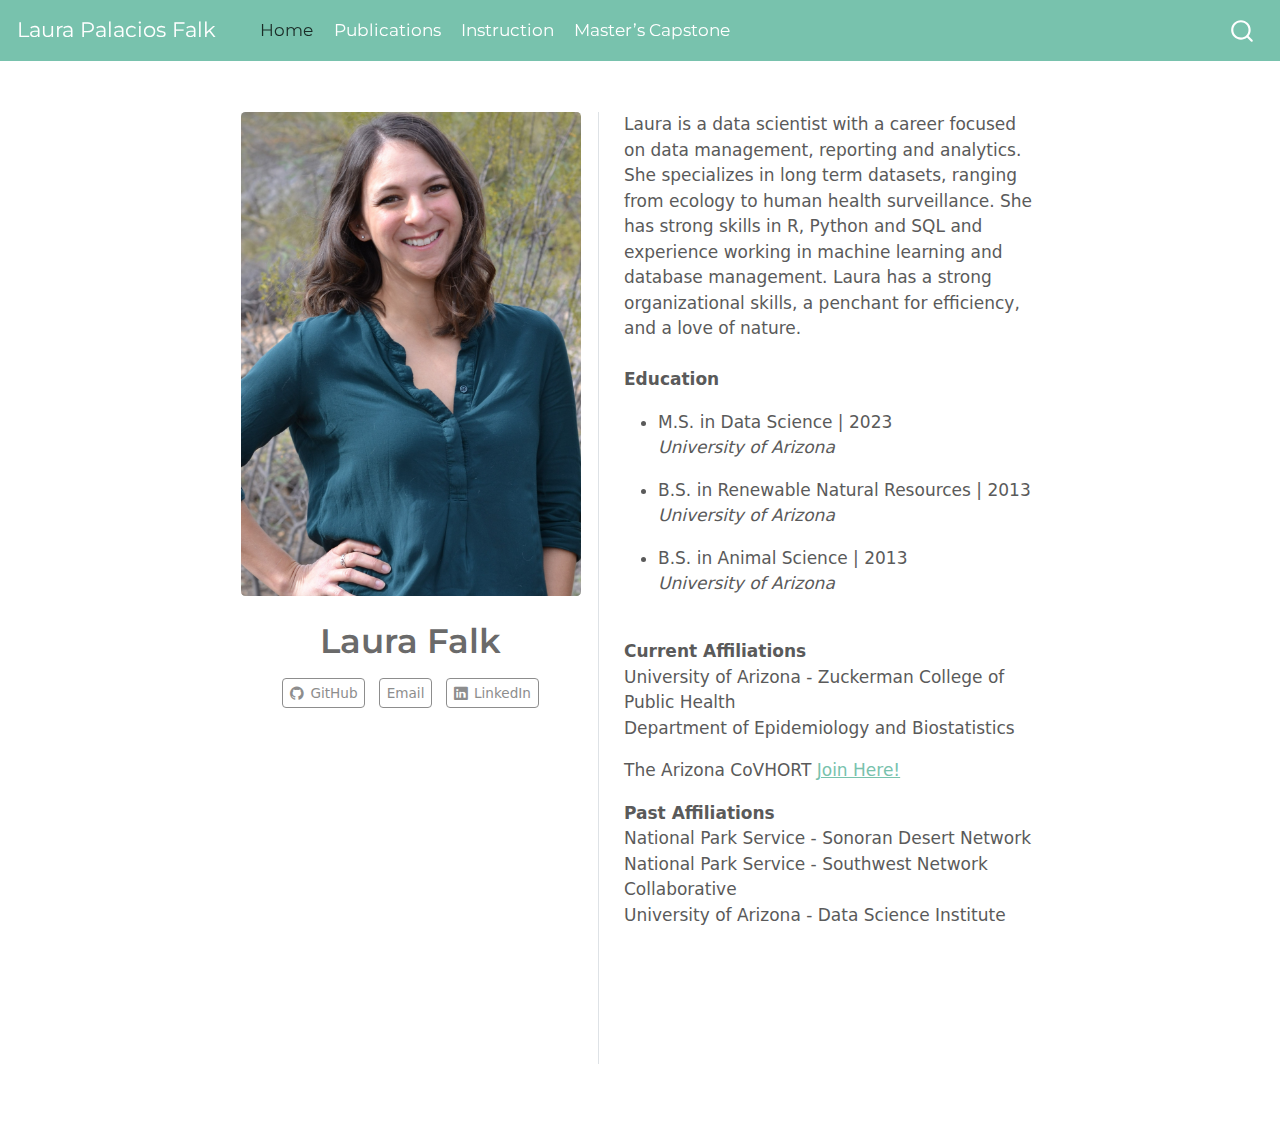
<file: docs/index.html>
<!DOCTYPE html>
<html xmlns="http://www.w3.org/1999/xhtml" lang="en" xml:lang="en"><head>

<meta charset="utf-8">
<meta name="generator" content="quarto-1.3.353">

<meta name="viewport" content="width=device-width, initial-scale=1.0, user-scalable=yes">


<title>Laura Palacios Falk - Laura Falk</title>
<style>
code{white-space: pre-wrap;}
span.smallcaps{font-variant: small-caps;}
div.columns{display: flex; gap: min(4vw, 1.5em);}
div.column{flex: auto; overflow-x: auto;}
div.hanging-indent{margin-left: 1.5em; text-indent: -1.5em;}
ul.task-list{list-style: none;}
ul.task-list li input[type="checkbox"] {
  width: 0.8em;
  margin: 0 0.8em 0.2em -1em; /* quarto-specific, see https://github.com/quarto-dev/quarto-cli/issues/4556 */ 
  vertical-align: middle;
}
</style>


<script src="site_libs/quarto-nav/quarto-nav.js"></script>
<script src="site_libs/quarto-nav/headroom.min.js"></script>
<script src="site_libs/clipboard/clipboard.min.js"></script>
<script src="site_libs/quarto-search/autocomplete.umd.js"></script>
<script src="site_libs/quarto-search/fuse.min.js"></script>
<script src="site_libs/quarto-search/quarto-search.js"></script>
<meta name="quarto:offset" content="./">
<script src="site_libs/quarto-html/quarto.js"></script>
<script src="site_libs/quarto-html/popper.min.js"></script>
<script src="site_libs/quarto-html/tippy.umd.min.js"></script>
<link href="site_libs/quarto-html/tippy.css" rel="stylesheet">
<link href="site_libs/quarto-html/quarto-syntax-highlighting.css" rel="stylesheet" id="quarto-text-highlighting-styles">
<script src="site_libs/bootstrap/bootstrap.min.js"></script>
<link href="site_libs/bootstrap/bootstrap-icons.css" rel="stylesheet">
<link href="site_libs/bootstrap/bootstrap.min.css" rel="stylesheet" id="quarto-bootstrap" data-mode="light">
<script id="quarto-search-options" type="application/json">{
  "location": "navbar",
  "copy-button": false,
  "collapse-after": 3,
  "panel-placement": "end",
  "type": "overlay",
  "limit": 20,
  "language": {
    "search-no-results-text": "No results",
    "search-matching-documents-text": "matching documents",
    "search-copy-link-title": "Copy link to search",
    "search-hide-matches-text": "Hide additional matches",
    "search-more-match-text": "more match in this document",
    "search-more-matches-text": "more matches in this document",
    "search-clear-button-title": "Clear",
    "search-detached-cancel-button-title": "Cancel",
    "search-submit-button-title": "Submit"
  }
}</script>


<link rel="stylesheet" href="styles.css">
</head>

<body class="nav-fixed fullcontent">

<div id="quarto-search-results"></div>
  <header id="quarto-header" class="headroom fixed-top">
    <nav class="navbar navbar-expand-lg navbar-dark ">
      <div class="navbar-container container-fluid">
      <div class="navbar-brand-container">
    <a class="navbar-brand" href="./index.html">
    <span class="navbar-title">Laura Palacios Falk</span>
    </a>
  </div>
            <div id="quarto-search" class="" title="Search"></div>
          <button class="navbar-toggler" type="button" data-bs-toggle="collapse" data-bs-target="#navbarCollapse" aria-controls="navbarCollapse" aria-expanded="false" aria-label="Toggle navigation" onclick="if (window.quartoToggleHeadroom) { window.quartoToggleHeadroom(); }">
  <span class="navbar-toggler-icon"></span>
</button>
          <div class="collapse navbar-collapse" id="navbarCollapse">
            <ul class="navbar-nav navbar-nav-scroll me-auto">
  <li class="nav-item">
    <a class="nav-link active" href="./index.html" rel="" target="" aria-current="page">
 <span class="menu-text">Home</span></a>
  </li>  
  <li class="nav-item">
    <a class="nav-link" href="./publications.html" rel="" target="">
 <span class="menu-text">Publications</span></a>
  </li>  
  <li class="nav-item">
    <a class="nav-link" href="./Instruction.html" rel="" target="">
 <span class="menu-text">Instruction</span></a>
  </li>  
  <li class="nav-item">
    <a class="nav-link" href="./SantaCruzPredictions.html" rel="" target="">
 <span class="menu-text">Master’s Capstone</span></a>
  </li>  
</ul>
            <div class="quarto-navbar-tools ms-auto">
</div>
          </div> <!-- /navcollapse -->
      </div> <!-- /container-fluid -->
    </nav>
</header>
<!-- content -->
<div id="quarto-content" class="quarto-container page-columns page-rows-contents page-layout-article page-navbar">
<!-- sidebar -->
<!-- margin-sidebar -->
    
<!-- main -->
<div class="quarto-about-trestles">
  <div class="about-entity">
    <img src="LauraPFalk.jpg" class="about-image
  rounded " style="width: 20em;">
<header id="title-block-header" class="quarto-title-block default">
<div class="quarto-title">
<h1 class="title">Laura Falk</h1>
</div>
<div class="quarto-title-meta">
  </div>
</header>
    <div class="about-links">
  <a href="https://github.com/laurafalk" class="about-link" rel="" target="">
    <i class="bi bi-github"></i>
     <span class="about-link-text">GitHub</span>
  </a>
  <a href="mailto:palacila@arizona.edu" class="about-link" rel="" target="">
     <span class="about-link-text">Email</span>
  </a>
  <a href="https://www.linkedin.com/in/lfalk126" class="about-link" rel="" target="">
    <i class="bi bi-linkedin"></i>
     <span class="about-link-text">LinkedIn</span>
  </a>
</div>
  </div>
  <div class="about-contents"><main class="content" id="quarto-document-content">
<p>Laura is a data scientist with a career focused on data management, reporting and analytics. She specializes in long term datasets, ranging from ecology to human health surveillance. She has strong skills in R, Python and SQL and experience working in machine learning and database management. Laura has a strong organizational skills, a penchant for efficiency, and a love of nature.<br>
<br> <strong>Education</strong></p>
<ul>
<li><p>M.S. in Data Science | 2023<br> <em>University of Arizona</em></p></li>
<li><p>B.S. in Renewable Natural Resources | 2013 <br> <em>University of Arizona</em></p></li>
<li><p>B.S. in Animal Science | 2013 <br><em>University of Arizona</em></p></li>
</ul>
<p><br> <strong>Current Affiliations</strong><br> University of Arizona - Zuckerman College of Public Health<br> Department of Epidemiology and Biostatistics</p>
<p>The Arizona CoVHORT <a href="https://covhort.arizona.edu/join">Join Here!</a></p>
<p><strong>Past Affiliations</strong> <br> National Park Service - Sonoran Desert Network <br> National Park Service - Southwest Network Collaborative <br> University of Arizona - Data Science Institute <br> <br> <br> <span style="color:#FFFFFF;">Tags: Tucson, Lower Santa Cruz River, E. coli, Escherichia coli, COVID, Covid-19 </span></p>


</main></div>
</div>
 <!-- /main -->
<script id="quarto-html-after-body" type="application/javascript">
window.document.addEventListener("DOMContentLoaded", function (event) {
  const toggleBodyColorMode = (bsSheetEl) => {
    const mode = bsSheetEl.getAttribute("data-mode");
    const bodyEl = window.document.querySelector("body");
    if (mode === "dark") {
      bodyEl.classList.add("quarto-dark");
      bodyEl.classList.remove("quarto-light");
    } else {
      bodyEl.classList.add("quarto-light");
      bodyEl.classList.remove("quarto-dark");
    }
  }
  const toggleBodyColorPrimary = () => {
    const bsSheetEl = window.document.querySelector("link#quarto-bootstrap");
    if (bsSheetEl) {
      toggleBodyColorMode(bsSheetEl);
    }
  }
  toggleBodyColorPrimary();  
  const isCodeAnnotation = (el) => {
    for (const clz of el.classList) {
      if (clz.startsWith('code-annotation-')) {                     
        return true;
      }
    }
    return false;
  }
  const clipboard = new window.ClipboardJS('.code-copy-button', {
    text: function(trigger) {
      const codeEl = trigger.previousElementSibling.cloneNode(true);
      for (const childEl of codeEl.children) {
        if (isCodeAnnotation(childEl)) {
          childEl.remove();
        }
      }
      return codeEl.innerText;
    }
  });
  clipboard.on('success', function(e) {
    // button target
    const button = e.trigger;
    // don't keep focus
    button.blur();
    // flash "checked"
    button.classList.add('code-copy-button-checked');
    var currentTitle = button.getAttribute("title");
    button.setAttribute("title", "Copied!");
    let tooltip;
    if (window.bootstrap) {
      button.setAttribute("data-bs-toggle", "tooltip");
      button.setAttribute("data-bs-placement", "left");
      button.setAttribute("data-bs-title", "Copied!");
      tooltip = new bootstrap.Tooltip(button, 
        { trigger: "manual", 
          customClass: "code-copy-button-tooltip",
          offset: [0, -8]});
      tooltip.show();    
    }
    setTimeout(function() {
      if (tooltip) {
        tooltip.hide();
        button.removeAttribute("data-bs-title");
        button.removeAttribute("data-bs-toggle");
        button.removeAttribute("data-bs-placement");
      }
      button.setAttribute("title", currentTitle);
      button.classList.remove('code-copy-button-checked');
    }, 1000);
    // clear code selection
    e.clearSelection();
  });
  function tippyHover(el, contentFn) {
    const config = {
      allowHTML: true,
      content: contentFn,
      maxWidth: 500,
      delay: 100,
      arrow: false,
      appendTo: function(el) {
          return el.parentElement;
      },
      interactive: true,
      interactiveBorder: 10,
      theme: 'quarto',
      placement: 'bottom-start'
    };
    window.tippy(el, config); 
  }
  const noterefs = window.document.querySelectorAll('a[role="doc-noteref"]');
  for (var i=0; i<noterefs.length; i++) {
    const ref = noterefs[i];
    tippyHover(ref, function() {
      // use id or data attribute instead here
      let href = ref.getAttribute('data-footnote-href') || ref.getAttribute('href');
      try { href = new URL(href).hash; } catch {}
      const id = href.replace(/^#\/?/, "");
      const note = window.document.getElementById(id);
      return note.innerHTML;
    });
  }
      let selectedAnnoteEl;
      const selectorForAnnotation = ( cell, annotation) => {
        let cellAttr = 'data-code-cell="' + cell + '"';
        let lineAttr = 'data-code-annotation="' +  annotation + '"';
        const selector = 'span[' + cellAttr + '][' + lineAttr + ']';
        return selector;
      }
      const selectCodeLines = (annoteEl) => {
        const doc = window.document;
        const targetCell = annoteEl.getAttribute("data-target-cell");
        const targetAnnotation = annoteEl.getAttribute("data-target-annotation");
        const annoteSpan = window.document.querySelector(selectorForAnnotation(targetCell, targetAnnotation));
        const lines = annoteSpan.getAttribute("data-code-lines").split(",");
        const lineIds = lines.map((line) => {
          return targetCell + "-" + line;
        })
        let top = null;
        let height = null;
        let parent = null;
        if (lineIds.length > 0) {
            //compute the position of the single el (top and bottom and make a div)
            const el = window.document.getElementById(lineIds[0]);
            top = el.offsetTop;
            height = el.offsetHeight;
            parent = el.parentElement.parentElement;
          if (lineIds.length > 1) {
            const lastEl = window.document.getElementById(lineIds[lineIds.length - 1]);
            const bottom = lastEl.offsetTop + lastEl.offsetHeight;
            height = bottom - top;
          }
          if (top !== null && height !== null && parent !== null) {
            // cook up a div (if necessary) and position it 
            let div = window.document.getElementById("code-annotation-line-highlight");
            if (div === null) {
              div = window.document.createElement("div");
              div.setAttribute("id", "code-annotation-line-highlight");
              div.style.position = 'absolute';
              parent.appendChild(div);
            }
            div.style.top = top - 2 + "px";
            div.style.height = height + 4 + "px";
            let gutterDiv = window.document.getElementById("code-annotation-line-highlight-gutter");
            if (gutterDiv === null) {
              gutterDiv = window.document.createElement("div");
              gutterDiv.setAttribute("id", "code-annotation-line-highlight-gutter");
              gutterDiv.style.position = 'absolute';
              const codeCell = window.document.getElementById(targetCell);
              const gutter = codeCell.querySelector('.code-annotation-gutter');
              gutter.appendChild(gutterDiv);
            }
            gutterDiv.style.top = top - 2 + "px";
            gutterDiv.style.height = height + 4 + "px";
          }
          selectedAnnoteEl = annoteEl;
        }
      };
      const unselectCodeLines = () => {
        const elementsIds = ["code-annotation-line-highlight", "code-annotation-line-highlight-gutter"];
        elementsIds.forEach((elId) => {
          const div = window.document.getElementById(elId);
          if (div) {
            div.remove();
          }
        });
        selectedAnnoteEl = undefined;
      };
      // Attach click handler to the DT
      const annoteDls = window.document.querySelectorAll('dt[data-target-cell]');
      for (const annoteDlNode of annoteDls) {
        annoteDlNode.addEventListener('click', (event) => {
          const clickedEl = event.target;
          if (clickedEl !== selectedAnnoteEl) {
            unselectCodeLines();
            const activeEl = window.document.querySelector('dt[data-target-cell].code-annotation-active');
            if (activeEl) {
              activeEl.classList.remove('code-annotation-active');
            }
            selectCodeLines(clickedEl);
            clickedEl.classList.add('code-annotation-active');
          } else {
            // Unselect the line
            unselectCodeLines();
            clickedEl.classList.remove('code-annotation-active');
          }
        });
      }
  const findCites = (el) => {
    const parentEl = el.parentElement;
    if (parentEl) {
      const cites = parentEl.dataset.cites;
      if (cites) {
        return {
          el,
          cites: cites.split(' ')
        };
      } else {
        return findCites(el.parentElement)
      }
    } else {
      return undefined;
    }
  };
  var bibliorefs = window.document.querySelectorAll('a[role="doc-biblioref"]');
  for (var i=0; i<bibliorefs.length; i++) {
    const ref = bibliorefs[i];
    const citeInfo = findCites(ref);
    if (citeInfo) {
      tippyHover(citeInfo.el, function() {
        var popup = window.document.createElement('div');
        citeInfo.cites.forEach(function(cite) {
          var citeDiv = window.document.createElement('div');
          citeDiv.classList.add('hanging-indent');
          citeDiv.classList.add('csl-entry');
          var biblioDiv = window.document.getElementById('ref-' + cite);
          if (biblioDiv) {
            citeDiv.innerHTML = biblioDiv.innerHTML;
          }
          popup.appendChild(citeDiv);
        });
        return popup.innerHTML;
      });
    }
  }
});
</script>
</div> <!-- /content -->



</body></html>
</file>
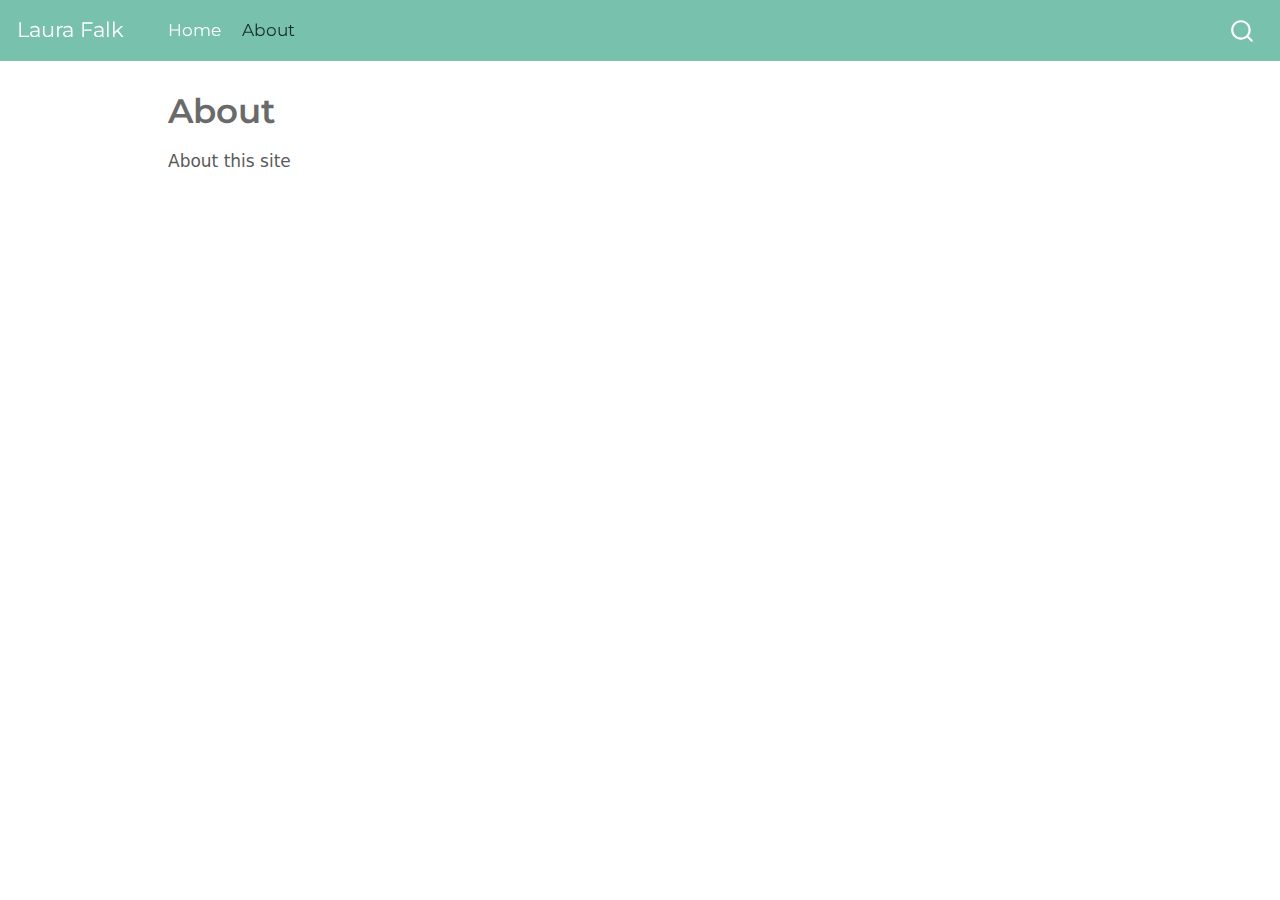
<file: docs/about.html>
<!DOCTYPE html>
<html xmlns="http://www.w3.org/1999/xhtml" lang="en" xml:lang="en"><head>

<meta charset="utf-8">
<meta name="generator" content="quarto-1.1.189">

<meta name="viewport" content="width=device-width, initial-scale=1.0, user-scalable=yes">


<title>Laura Falk - About</title>
<style>
code{white-space: pre-wrap;}
span.smallcaps{font-variant: small-caps;}
div.columns{display: flex; gap: min(4vw, 1.5em);}
div.column{flex: auto; overflow-x: auto;}
div.hanging-indent{margin-left: 1.5em; text-indent: -1.5em;}
ul.task-list{list-style: none;}
ul.task-list li input[type="checkbox"] {
  width: 0.8em;
  margin: 0 0.8em 0.2em -1.6em;
  vertical-align: middle;
}
</style>


<script src="site_libs/quarto-nav/quarto-nav.js"></script>
<script src="site_libs/quarto-nav/headroom.min.js"></script>
<script src="site_libs/clipboard/clipboard.min.js"></script>
<script src="site_libs/quarto-search/autocomplete.umd.js"></script>
<script src="site_libs/quarto-search/fuse.min.js"></script>
<script src="site_libs/quarto-search/quarto-search.js"></script>
<meta name="quarto:offset" content="./">
<script src="site_libs/quarto-html/quarto.js"></script>
<script src="site_libs/quarto-html/popper.min.js"></script>
<script src="site_libs/quarto-html/tippy.umd.min.js"></script>
<script src="site_libs/quarto-html/anchor.min.js"></script>
<link href="site_libs/quarto-html/tippy.css" rel="stylesheet">
<link href="site_libs/quarto-html/quarto-syntax-highlighting.css" rel="stylesheet" id="quarto-text-highlighting-styles">
<script src="site_libs/bootstrap/bootstrap.min.js"></script>
<link href="site_libs/bootstrap/bootstrap-icons.css" rel="stylesheet">
<link href="site_libs/bootstrap/bootstrap.min.css" rel="stylesheet" id="quarto-bootstrap" data-mode="light">
<script id="quarto-search-options" type="application/json">{
  "location": "navbar",
  "copy-button": false,
  "collapse-after": 3,
  "panel-placement": "end",
  "type": "overlay",
  "limit": 20,
  "language": {
    "search-no-results-text": "No results",
    "search-matching-documents-text": "matching documents",
    "search-copy-link-title": "Copy link to search",
    "search-hide-matches-text": "Hide additional matches",
    "search-more-match-text": "more match in this document",
    "search-more-matches-text": "more matches in this document",
    "search-clear-button-title": "Clear",
    "search-detached-cancel-button-title": "Cancel",
    "search-submit-button-title": "Submit"
  }
}</script>


<link rel="stylesheet" href="styles.css">
</head>

<body class="nav-fixed">

<div id="quarto-search-results"></div>
  <header id="quarto-header" class="headroom fixed-top">
    <nav class="navbar navbar-expand-lg navbar-dark ">
      <div class="navbar-container container-fluid">
      <div class="navbar-brand-container">
    <a class="navbar-brand" href="./index.html">
    <span class="navbar-title">Laura Falk</span>
    </a>
  </div>
          <button class="navbar-toggler" type="button" data-bs-toggle="collapse" data-bs-target="#navbarCollapse" aria-controls="navbarCollapse" aria-expanded="false" aria-label="Toggle navigation" onclick="if (window.quartoToggleHeadroom) { window.quartoToggleHeadroom(); }">
  <span class="navbar-toggler-icon"></span>
</button>
          <div class="collapse navbar-collapse" id="navbarCollapse">
            <ul class="navbar-nav navbar-nav-scroll me-auto">
  <li class="nav-item">
    <a class="nav-link" href="./index.html">Home</a>
  </li>  
  <li class="nav-item">
    <a class="nav-link active" href="./about.html" aria-current="page">About</a>
  </li>  
</ul>
              <div id="quarto-search" class="" title="Search"></div>
          </div> <!-- /navcollapse -->
      </div> <!-- /container-fluid -->
    </nav>
</header>
<!-- content -->
<div id="quarto-content" class="quarto-container page-columns page-rows-contents page-layout-article page-navbar">
<!-- sidebar -->
<!-- margin-sidebar -->
    <div id="quarto-margin-sidebar" class="sidebar margin-sidebar">
        
    </div>
<!-- main -->
<main class="content" id="quarto-document-content">

<header id="title-block-header" class="quarto-title-block default">
<div class="quarto-title">
<h1 class="title">About</h1>
</div>



<div class="quarto-title-meta">

    
    
  </div>
  

</header>

<p>About this site</p>



</main> <!-- /main -->
<script id="quarto-html-after-body" type="application/javascript">
window.document.addEventListener("DOMContentLoaded", function (event) {
  const toggleBodyColorMode = (bsSheetEl) => {
    const mode = bsSheetEl.getAttribute("data-mode");
    const bodyEl = window.document.querySelector("body");
    if (mode === "dark") {
      bodyEl.classList.add("quarto-dark");
      bodyEl.classList.remove("quarto-light");
    } else {
      bodyEl.classList.add("quarto-light");
      bodyEl.classList.remove("quarto-dark");
    }
  }
  const toggleBodyColorPrimary = () => {
    const bsSheetEl = window.document.querySelector("link#quarto-bootstrap");
    if (bsSheetEl) {
      toggleBodyColorMode(bsSheetEl);
    }
  }
  toggleBodyColorPrimary();  
  const icon = "";
  const anchorJS = new window.AnchorJS();
  anchorJS.options = {
    placement: 'right',
    icon: icon
  };
  anchorJS.add('.anchored');
  const clipboard = new window.ClipboardJS('.code-copy-button', {
    target: function(trigger) {
      return trigger.previousElementSibling;
    }
  });
  clipboard.on('success', function(e) {
    // button target
    const button = e.trigger;
    // don't keep focus
    button.blur();
    // flash "checked"
    button.classList.add('code-copy-button-checked');
    var currentTitle = button.getAttribute("title");
    button.setAttribute("title", "Copied!");
    setTimeout(function() {
      button.setAttribute("title", currentTitle);
      button.classList.remove('code-copy-button-checked');
    }, 1000);
    // clear code selection
    e.clearSelection();
  });
  function tippyHover(el, contentFn) {
    const config = {
      allowHTML: true,
      content: contentFn,
      maxWidth: 500,
      delay: 100,
      arrow: false,
      appendTo: function(el) {
          return el.parentElement;
      },
      interactive: true,
      interactiveBorder: 10,
      theme: 'quarto',
      placement: 'bottom-start'
    };
    window.tippy(el, config); 
  }
  const noterefs = window.document.querySelectorAll('a[role="doc-noteref"]');
  for (var i=0; i<noterefs.length; i++) {
    const ref = noterefs[i];
    tippyHover(ref, function() {
      // use id or data attribute instead here
      let href = ref.getAttribute('data-footnote-href') || ref.getAttribute('href');
      try { href = new URL(href).hash; } catch {}
      const id = href.replace(/^#\/?/, "");
      const note = window.document.getElementById(id);
      return note.innerHTML;
    });
  }
  var bibliorefs = window.document.querySelectorAll('a[role="doc-biblioref"]');
  for (var i=0; i<bibliorefs.length; i++) {
    const ref = bibliorefs[i];
    const cites = ref.parentNode.getAttribute('data-cites').split(' ');
    tippyHover(ref, function() {
      var popup = window.document.createElement('div');
      cites.forEach(function(cite) {
        var citeDiv = window.document.createElement('div');
        citeDiv.classList.add('hanging-indent');
        citeDiv.classList.add('csl-entry');
        var biblioDiv = window.document.getElementById('ref-' + cite);
        if (biblioDiv) {
          citeDiv.innerHTML = biblioDiv.innerHTML;
        }
        popup.appendChild(citeDiv);
      });
      return popup.innerHTML;
    });
  }
});
</script>
</div> <!-- /content -->



</body></html>
</file>
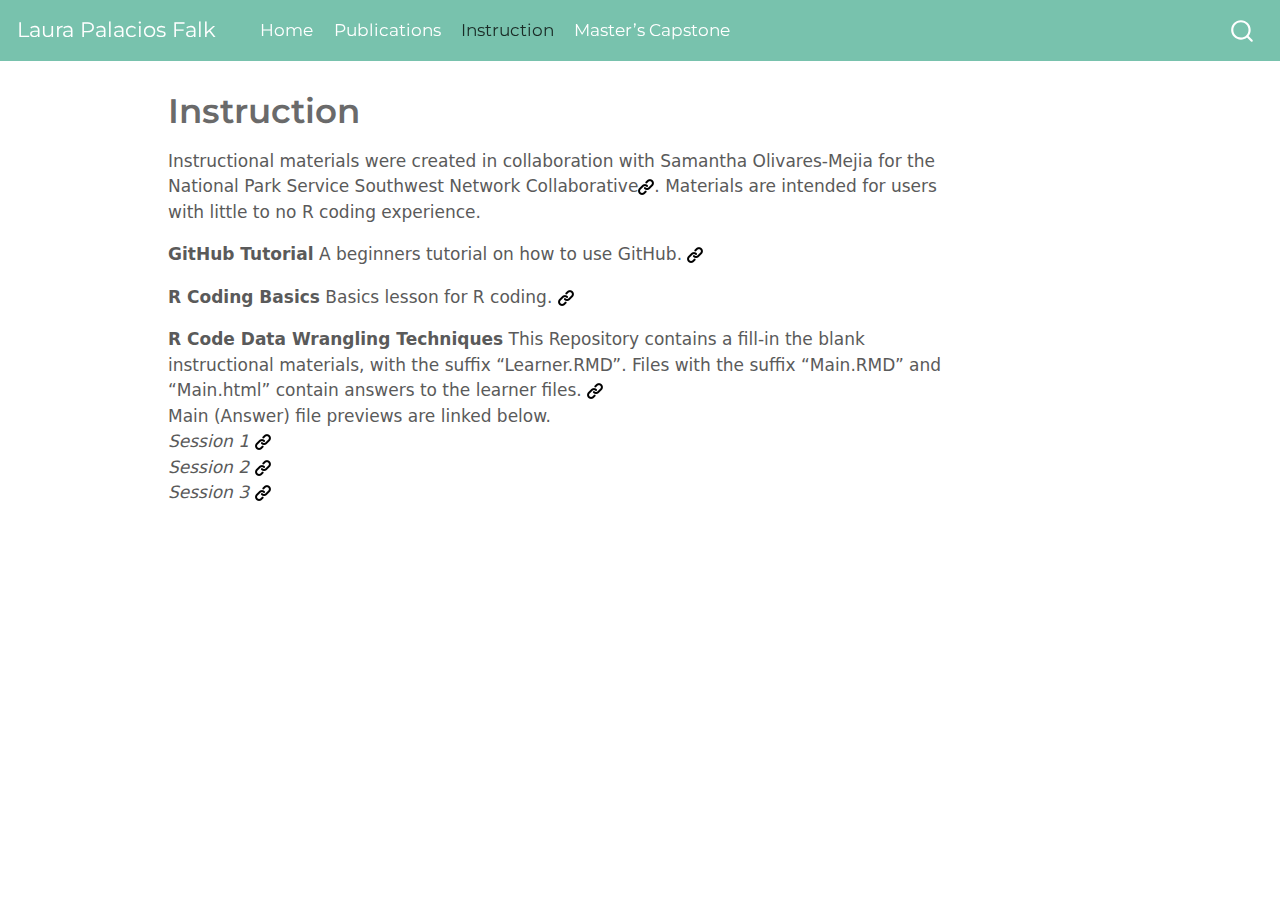
<file: docs/Instruction.html>
<!DOCTYPE html>
<html xmlns="http://www.w3.org/1999/xhtml" lang="en" xml:lang="en"><head>

<meta charset="utf-8">
<meta name="generator" content="quarto-1.1.189">

<meta name="viewport" content="width=device-width, initial-scale=1.0, user-scalable=yes">


<title>Laura Palacios Falk - Instruction</title>
<style>
code{white-space: pre-wrap;}
span.smallcaps{font-variant: small-caps;}
div.columns{display: flex; gap: min(4vw, 1.5em);}
div.column{flex: auto; overflow-x: auto;}
div.hanging-indent{margin-left: 1.5em; text-indent: -1.5em;}
ul.task-list{list-style: none;}
ul.task-list li input[type="checkbox"] {
  width: 0.8em;
  margin: 0 0.8em 0.2em -1.6em;
  vertical-align: middle;
}
</style>


<script src="site_libs/quarto-nav/quarto-nav.js"></script>
<script src="site_libs/quarto-nav/headroom.min.js"></script>
<script src="site_libs/clipboard/clipboard.min.js"></script>
<script src="site_libs/quarto-search/autocomplete.umd.js"></script>
<script src="site_libs/quarto-search/fuse.min.js"></script>
<script src="site_libs/quarto-search/quarto-search.js"></script>
<meta name="quarto:offset" content="./">
<script src="site_libs/quarto-html/quarto.js"></script>
<script src="site_libs/quarto-html/popper.min.js"></script>
<script src="site_libs/quarto-html/tippy.umd.min.js"></script>
<script src="site_libs/quarto-html/anchor.min.js"></script>
<link href="site_libs/quarto-html/tippy.css" rel="stylesheet">
<link href="site_libs/quarto-html/quarto-syntax-highlighting.css" rel="stylesheet" id="quarto-text-highlighting-styles">
<script src="site_libs/bootstrap/bootstrap.min.js"></script>
<link href="site_libs/bootstrap/bootstrap-icons.css" rel="stylesheet">
<link href="site_libs/bootstrap/bootstrap.min.css" rel="stylesheet" id="quarto-bootstrap" data-mode="light">
<script id="quarto-search-options" type="application/json">{
  "location": "navbar",
  "copy-button": false,
  "collapse-after": 3,
  "panel-placement": "end",
  "type": "overlay",
  "limit": 20,
  "language": {
    "search-no-results-text": "No results",
    "search-matching-documents-text": "matching documents",
    "search-copy-link-title": "Copy link to search",
    "search-hide-matches-text": "Hide additional matches",
    "search-more-match-text": "more match in this document",
    "search-more-matches-text": "more matches in this document",
    "search-clear-button-title": "Clear",
    "search-detached-cancel-button-title": "Cancel",
    "search-submit-button-title": "Submit"
  }
}</script>


<link rel="stylesheet" href="styles.css">
</head>

<body class="nav-fixed">

<div id="quarto-search-results"></div>
  <header id="quarto-header" class="headroom fixed-top">
    <nav class="navbar navbar-expand-lg navbar-dark ">
      <div class="navbar-container container-fluid">
      <div class="navbar-brand-container">
    <a class="navbar-brand" href="./index.html">
    <span class="navbar-title">Laura Palacios Falk</span>
    </a>
  </div>
          <button class="navbar-toggler" type="button" data-bs-toggle="collapse" data-bs-target="#navbarCollapse" aria-controls="navbarCollapse" aria-expanded="false" aria-label="Toggle navigation" onclick="if (window.quartoToggleHeadroom) { window.quartoToggleHeadroom(); }">
  <span class="navbar-toggler-icon"></span>
</button>
          <div class="collapse navbar-collapse" id="navbarCollapse">
            <ul class="navbar-nav navbar-nav-scroll me-auto">
  <li class="nav-item">
    <a class="nav-link" href="./index.html">Home</a>
  </li>  
  <li class="nav-item">
    <a class="nav-link" href="./publications.html">Publications</a>
  </li>  
  <li class="nav-item">
    <a class="nav-link active" href="./Instruction.html" aria-current="page">Instruction</a>
  </li>  
  <li class="nav-item">
    <a class="nav-link" href="./SantaCruzPredictions.html">Master’s Capstone</a>
  </li>  
</ul>
              <div id="quarto-search" class="" title="Search"></div>
          </div> <!-- /navcollapse -->
      </div> <!-- /container-fluid -->
    </nav>
</header>
<!-- content -->
<div id="quarto-content" class="quarto-container page-columns page-rows-contents page-layout-article page-navbar">
<!-- sidebar -->
<!-- margin-sidebar -->
    <div id="quarto-margin-sidebar" class="sidebar margin-sidebar">
        
    </div>
<!-- main -->
<main class="content" id="quarto-document-content">

<header id="title-block-header" class="quarto-title-block default">
<div class="quarto-title">
<h1 class="title">Instruction</h1>
</div>



<div class="quarto-title-meta">

    
    
  </div>
  

</header>

<p>Instructional materials were created in collaboration with Samantha Olivares-Mejia for the National Park Service Southwest Network Collaborative<a href="https://www.nps.gov/im/chdn/swnc.htm"><img src="Link.png" class="img-fluid" alt="Hyperlink"></a>. Materials are intended for users with little to no R coding experience.</p>
<p><strong>GitHub Tutorial</strong> A beginners tutorial on how to use GitHub. <a href="https://htmlpreview.github.io/?https://github.com/sam-olivares-mejia/SWNC_2_Learning_Github/blob/main/Github_Basics.html"><img src="Link.png" class="img-fluid" alt="Hyperlink"></a></p>
<p><strong>R Coding Basics</strong> Basics lesson for R coding. <a href="https://htmlpreview.github.io/?https://github.com/LauraFalk/R_Teaching/blob/main/Week_1_Basics.html"><img src="Link.png" class="img-fluid" alt="Hyperlink"></a></p>
<p><strong>R Code Data Wrangling Techniques</strong> This Repository contains a fill-in the blank instructional materials, with the suffix “Learner.RMD”. Files with the suffix “Main.RMD” and “Main.html” contain answers to the learner files. <a href="https://github.com/LauraFalk/SWNC_3_Data_Wrangling"><img src="Link.png" class="img-fluid" alt="Hyperlink"></a><br> Main (Answer) file previews are linked below. <br> <em>Session 1</em> <a href="https://htmlpreview.github.io/?https://github.com/LauraFalk/SWNC_3_Data_Wrangling/blob/main/Data_Wrangling_Main.html"><img src="Link.png" class="img-fluid" alt="Hyperlink"></a> <br> <em>Session 2</em> <a href="https://htmlpreview.github.io/?https://github.com/LauraFalk/SWNC_3_Data_Wrangling/blob/main/Data_Wrangling2_Main.Rmd"><img src="Link.png" class="img-fluid" alt="Hyperlink"></a> <br> <em>Session 3</em> <a href="https://htmlpreview.github.io/?https://github.com/LauraFalk/SWNC_3_Data_Wrangling/blob/main/Data_Wrangling3_Main.htmll"><img src="Link.png" class="img-fluid" alt="Hyperlink"></a></p>



</main> <!-- /main -->
<script id="quarto-html-after-body" type="application/javascript">
window.document.addEventListener("DOMContentLoaded", function (event) {
  const toggleBodyColorMode = (bsSheetEl) => {
    const mode = bsSheetEl.getAttribute("data-mode");
    const bodyEl = window.document.querySelector("body");
    if (mode === "dark") {
      bodyEl.classList.add("quarto-dark");
      bodyEl.classList.remove("quarto-light");
    } else {
      bodyEl.classList.add("quarto-light");
      bodyEl.classList.remove("quarto-dark");
    }
  }
  const toggleBodyColorPrimary = () => {
    const bsSheetEl = window.document.querySelector("link#quarto-bootstrap");
    if (bsSheetEl) {
      toggleBodyColorMode(bsSheetEl);
    }
  }
  toggleBodyColorPrimary();  
  const icon = "";
  const anchorJS = new window.AnchorJS();
  anchorJS.options = {
    placement: 'right',
    icon: icon
  };
  anchorJS.add('.anchored');
  const clipboard = new window.ClipboardJS('.code-copy-button', {
    target: function(trigger) {
      return trigger.previousElementSibling;
    }
  });
  clipboard.on('success', function(e) {
    // button target
    const button = e.trigger;
    // don't keep focus
    button.blur();
    // flash "checked"
    button.classList.add('code-copy-button-checked');
    var currentTitle = button.getAttribute("title");
    button.setAttribute("title", "Copied!");
    setTimeout(function() {
      button.setAttribute("title", currentTitle);
      button.classList.remove('code-copy-button-checked');
    }, 1000);
    // clear code selection
    e.clearSelection();
  });
  function tippyHover(el, contentFn) {
    const config = {
      allowHTML: true,
      content: contentFn,
      maxWidth: 500,
      delay: 100,
      arrow: false,
      appendTo: function(el) {
          return el.parentElement;
      },
      interactive: true,
      interactiveBorder: 10,
      theme: 'quarto',
      placement: 'bottom-start'
    };
    window.tippy(el, config); 
  }
  const noterefs = window.document.querySelectorAll('a[role="doc-noteref"]');
  for (var i=0; i<noterefs.length; i++) {
    const ref = noterefs[i];
    tippyHover(ref, function() {
      // use id or data attribute instead here
      let href = ref.getAttribute('data-footnote-href') || ref.getAttribute('href');
      try { href = new URL(href).hash; } catch {}
      const id = href.replace(/^#\/?/, "");
      const note = window.document.getElementById(id);
      return note.innerHTML;
    });
  }
  var bibliorefs = window.document.querySelectorAll('a[role="doc-biblioref"]');
  for (var i=0; i<bibliorefs.length; i++) {
    const ref = bibliorefs[i];
    const cites = ref.parentNode.getAttribute('data-cites').split(' ');
    tippyHover(ref, function() {
      var popup = window.document.createElement('div');
      cites.forEach(function(cite) {
        var citeDiv = window.document.createElement('div');
        citeDiv.classList.add('hanging-indent');
        citeDiv.classList.add('csl-entry');
        var biblioDiv = window.document.getElementById('ref-' + cite);
        if (biblioDiv) {
          citeDiv.innerHTML = biblioDiv.innerHTML;
        }
        popup.appendChild(citeDiv);
      });
      return popup.innerHTML;
    });
  }
});
</script>
</div> <!-- /content -->



</body></html>
</file>
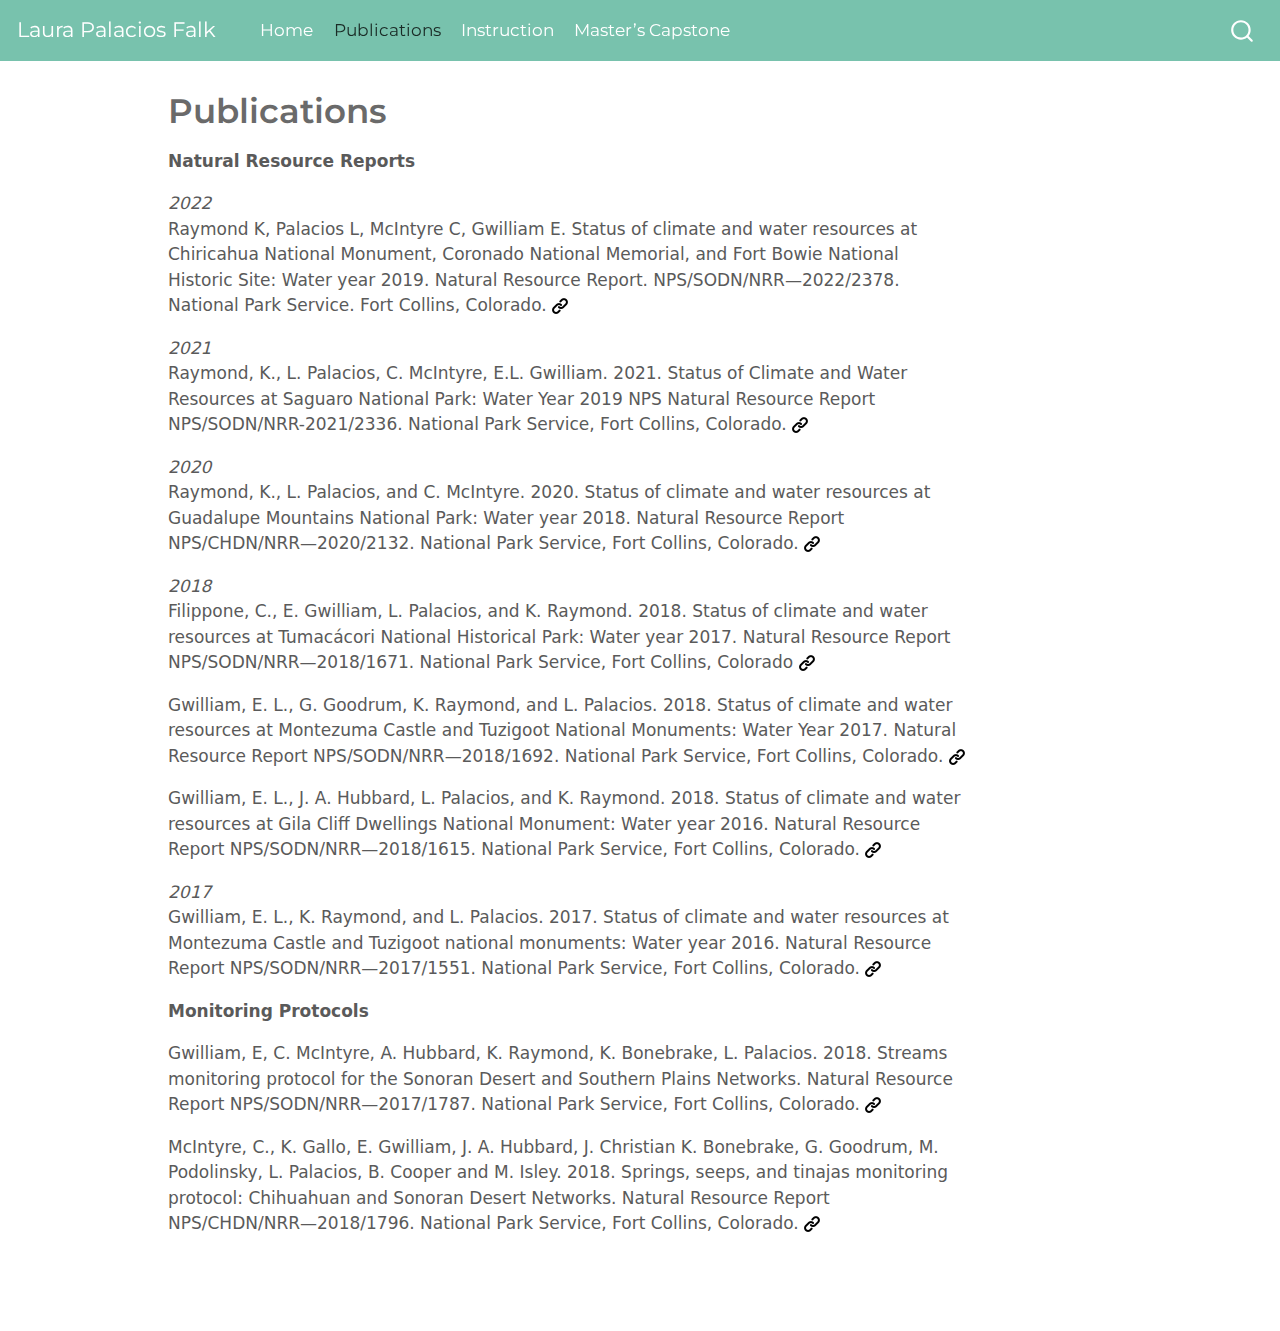
<file: docs/publications.html>
<!DOCTYPE html>
<html xmlns="http://www.w3.org/1999/xhtml" lang="en" xml:lang="en"><head>

<meta charset="utf-8">
<meta name="generator" content="quarto-1.3.353">

<meta name="viewport" content="width=device-width, initial-scale=1.0, user-scalable=yes">


<title>Laura Palacios Falk - Publications</title>
<style>
code{white-space: pre-wrap;}
span.smallcaps{font-variant: small-caps;}
div.columns{display: flex; gap: min(4vw, 1.5em);}
div.column{flex: auto; overflow-x: auto;}
div.hanging-indent{margin-left: 1.5em; text-indent: -1.5em;}
ul.task-list{list-style: none;}
ul.task-list li input[type="checkbox"] {
  width: 0.8em;
  margin: 0 0.8em 0.2em -1em; /* quarto-specific, see https://github.com/quarto-dev/quarto-cli/issues/4556 */ 
  vertical-align: middle;
}
</style>


<script src="site_libs/quarto-nav/quarto-nav.js"></script>
<script src="site_libs/quarto-nav/headroom.min.js"></script>
<script src="site_libs/clipboard/clipboard.min.js"></script>
<script src="site_libs/quarto-search/autocomplete.umd.js"></script>
<script src="site_libs/quarto-search/fuse.min.js"></script>
<script src="site_libs/quarto-search/quarto-search.js"></script>
<meta name="quarto:offset" content="./">
<script src="site_libs/quarto-html/quarto.js"></script>
<script src="site_libs/quarto-html/popper.min.js"></script>
<script src="site_libs/quarto-html/tippy.umd.min.js"></script>
<script src="site_libs/quarto-html/anchor.min.js"></script>
<link href="site_libs/quarto-html/tippy.css" rel="stylesheet">
<link href="site_libs/quarto-html/quarto-syntax-highlighting.css" rel="stylesheet" id="quarto-text-highlighting-styles">
<script src="site_libs/bootstrap/bootstrap.min.js"></script>
<link href="site_libs/bootstrap/bootstrap-icons.css" rel="stylesheet">
<link href="site_libs/bootstrap/bootstrap.min.css" rel="stylesheet" id="quarto-bootstrap" data-mode="light">
<script id="quarto-search-options" type="application/json">{
  "location": "navbar",
  "copy-button": false,
  "collapse-after": 3,
  "panel-placement": "end",
  "type": "overlay",
  "limit": 20,
  "language": {
    "search-no-results-text": "No results",
    "search-matching-documents-text": "matching documents",
    "search-copy-link-title": "Copy link to search",
    "search-hide-matches-text": "Hide additional matches",
    "search-more-match-text": "more match in this document",
    "search-more-matches-text": "more matches in this document",
    "search-clear-button-title": "Clear",
    "search-detached-cancel-button-title": "Cancel",
    "search-submit-button-title": "Submit"
  }
}</script>


<link rel="stylesheet" href="styles.css">
</head>

<body class="nav-fixed">

<div id="quarto-search-results"></div>
  <header id="quarto-header" class="headroom fixed-top">
    <nav class="navbar navbar-expand-lg navbar-dark ">
      <div class="navbar-container container-fluid">
      <div class="navbar-brand-container">
    <a class="navbar-brand" href="./index.html">
    <span class="navbar-title">Laura Palacios Falk</span>
    </a>
  </div>
            <div id="quarto-search" class="" title="Search"></div>
          <button class="navbar-toggler" type="button" data-bs-toggle="collapse" data-bs-target="#navbarCollapse" aria-controls="navbarCollapse" aria-expanded="false" aria-label="Toggle navigation" onclick="if (window.quartoToggleHeadroom) { window.quartoToggleHeadroom(); }">
  <span class="navbar-toggler-icon"></span>
</button>
          <div class="collapse navbar-collapse" id="navbarCollapse">
            <ul class="navbar-nav navbar-nav-scroll me-auto">
  <li class="nav-item">
    <a class="nav-link" href="./index.html" rel="" target="">
 <span class="menu-text">Home</span></a>
  </li>  
  <li class="nav-item">
    <a class="nav-link active" href="./publications.html" rel="" target="" aria-current="page">
 <span class="menu-text">Publications</span></a>
  </li>  
  <li class="nav-item">
    <a class="nav-link" href="./Instruction.html" rel="" target="">
 <span class="menu-text">Instruction</span></a>
  </li>  
  <li class="nav-item">
    <a class="nav-link" href="./SantaCruzPredictions.html" rel="" target="">
 <span class="menu-text">Master’s Capstone</span></a>
  </li>  
</ul>
            <div class="quarto-navbar-tools ms-auto">
</div>
          </div> <!-- /navcollapse -->
      </div> <!-- /container-fluid -->
    </nav>
</header>
<!-- content -->
<div id="quarto-content" class="quarto-container page-columns page-rows-contents page-layout-article page-navbar">
<!-- sidebar -->
<!-- margin-sidebar -->
    <div id="quarto-margin-sidebar" class="sidebar margin-sidebar">
        
    </div>
<!-- main -->
<main class="content" id="quarto-document-content">

<header id="title-block-header" class="quarto-title-block default">
<div class="quarto-title">
<h1 class="title">Publications</h1>
</div>



<div class="quarto-title-meta">

    
  
    
  </div>
  

</header>

<p><strong>Natural Resource Reports</strong></p>
<p><em>2022</em> <br> Raymond K, Palacios L, McIntyre C, Gwilliam E. Status of climate and water resources at Chiricahua National Monument, Coronado National Memorial, and Fort Bowie National Historic Site: Water year 2019. Natural Resource Report. NPS/SODN/NRR—2022/2378. National Park Service. Fort Collins, Colorado. <a href="https://irma.nps.gov/DataStore/DownloadFile/672404"><img src="Link.png" class="img-fluid" alt="Hyperlink"></a></p>
<p><em>2021</em> <br> Raymond, K., L. Palacios, C. McIntyre, E.L. Gwilliam. 2021. Status of Climate and Water Resources at Saguaro National Park: Water Year 2019 NPS Natural Resource Report NPS/SODN/NRR-2021/2336. National Park Service, Fort Collins, Colorado. <a href="https://irma.nps.gov/DataStore/DownloadFile/666924"><img src="Link.png" class="img-fluid" alt="Hyperlink"></a></p>
<p><em>2020</em> <br> Raymond, K., L. Palacios, and C. McIntyre. 2020. Status of climate and water resources at Guadalupe Mountains National Park: Water year 2018. Natural Resource Report NPS/CHDN/NRR—2020/2132. National Park Service, Fort Collins, Colorado. <a href="https://irma.nps.gov/DataStore/DownloadFile/641959"><img src="Link.png" class="img-fluid" alt="Hyperlink"></a></p>
<p><em>2018</em> <br> Filippone, C., E. Gwilliam, L. Palacios, and K. Raymond. 2018. Status of climate and water resources at Tumacácori National Historical Park: Water year 2017. Natural Resource Report NPS/SODN/NRR—2018/1671. National Park Service, Fort Collins, Colorado <a href="https://irma.nps.gov/DataStore/DownloadFile/604562"><img src="Link.png" class="img-fluid" alt="Hyperlink"></a></p>
<p>Gwilliam, E. L., G. Goodrum, K. Raymond, and L. Palacios. 2018. Status of climate and water resources at Montezuma Castle and Tuzigoot National Monuments: Water Year 2017. Natural Resource Report NPS/SODN/NRR—2018/1692. National Park Service, Fort Collins, Colorado. <a href="https://irma.nps.gov/DataStore/DownloadFile/604591"><img src="Link.png" class="img-fluid" alt="Hyperlink"></a></p>
<p>Gwilliam, E. L., J. A. Hubbard, L. Palacios, and K. Raymond. 2018. Status of climate and water resources at Gila Cliff Dwellings National Monument: Water year 2016. Natural Resource Report NPS/SODN/NRR—2018/1615. National Park Service, Fort Collins, Colorado. <a href="https://irma.nps.gov/DataStore/DownloadFile/604552"><img src="Link.png" class="img-fluid" alt="Hyperlink"></a></p>
<p><em>2017</em> <br> Gwilliam, E. L., K. Raymond, and L. Palacios. 2017. Status of climate and water resources at Montezuma Castle and Tuzigoot national monuments: Water year 2016. Natural Resource Report NPS/SODN/NRR—2017/1551. National Park Service, Fort Collins, Colorado. <a href="https://irma.nps.gov/DataStore/DownloadFile/604575"><img src="Link.png" class="img-fluid" alt="Hyperlink"></a></p>
<p><strong>Monitoring Protocols</strong></p>
<p>Gwilliam, E, C. McIntyre, A. Hubbard, K. Raymond, K. Bonebrake, L. Palacios. 2018. Streams monitoring protocol for the Sonoran Desert and Southern Plains Networks. Natural Resource Report NPS/SODN/NRR—2017/1787. National Park Service, Fort Collins, Colorado. <a href="https://irma.nps.gov/DataStore/DownloadFile/609092"><img src="Link.png" class="img-fluid" alt="Hyperlink"></a></p>
<p>McIntyre, C., K. Gallo, E. Gwilliam, J. A. Hubbard, J. Christian K. Bonebrake, G. Goodrum, M. Podolinsky, L. Palacios, B. Cooper and M. Isley. 2018. Springs, seeps, and tinajas monitoring protocol: Chihuahuan and Sonoran Desert Networks. Natural Resource Report NPS/CHDN/NRR—2018/1796. National Park Service, Fort Collins, Colorado. <a href="https://irma.nps.gov/DataStore/DownloadFile/610647"><img src="Link.png" class="img-fluid" alt="Hyperlink"></a></p>



</main> <!-- /main -->
<script id="quarto-html-after-body" type="application/javascript">
window.document.addEventListener("DOMContentLoaded", function (event) {
  const toggleBodyColorMode = (bsSheetEl) => {
    const mode = bsSheetEl.getAttribute("data-mode");
    const bodyEl = window.document.querySelector("body");
    if (mode === "dark") {
      bodyEl.classList.add("quarto-dark");
      bodyEl.classList.remove("quarto-light");
    } else {
      bodyEl.classList.add("quarto-light");
      bodyEl.classList.remove("quarto-dark");
    }
  }
  const toggleBodyColorPrimary = () => {
    const bsSheetEl = window.document.querySelector("link#quarto-bootstrap");
    if (bsSheetEl) {
      toggleBodyColorMode(bsSheetEl);
    }
  }
  toggleBodyColorPrimary();  
  const icon = "";
  const anchorJS = new window.AnchorJS();
  anchorJS.options = {
    placement: 'right',
    icon: icon
  };
  anchorJS.add('.anchored');
  const isCodeAnnotation = (el) => {
    for (const clz of el.classList) {
      if (clz.startsWith('code-annotation-')) {                     
        return true;
      }
    }
    return false;
  }
  const clipboard = new window.ClipboardJS('.code-copy-button', {
    text: function(trigger) {
      const codeEl = trigger.previousElementSibling.cloneNode(true);
      for (const childEl of codeEl.children) {
        if (isCodeAnnotation(childEl)) {
          childEl.remove();
        }
      }
      return codeEl.innerText;
    }
  });
  clipboard.on('success', function(e) {
    // button target
    const button = e.trigger;
    // don't keep focus
    button.blur();
    // flash "checked"
    button.classList.add('code-copy-button-checked');
    var currentTitle = button.getAttribute("title");
    button.setAttribute("title", "Copied!");
    let tooltip;
    if (window.bootstrap) {
      button.setAttribute("data-bs-toggle", "tooltip");
      button.setAttribute("data-bs-placement", "left");
      button.setAttribute("data-bs-title", "Copied!");
      tooltip = new bootstrap.Tooltip(button, 
        { trigger: "manual", 
          customClass: "code-copy-button-tooltip",
          offset: [0, -8]});
      tooltip.show();    
    }
    setTimeout(function() {
      if (tooltip) {
        tooltip.hide();
        button.removeAttribute("data-bs-title");
        button.removeAttribute("data-bs-toggle");
        button.removeAttribute("data-bs-placement");
      }
      button.setAttribute("title", currentTitle);
      button.classList.remove('code-copy-button-checked');
    }, 1000);
    // clear code selection
    e.clearSelection();
  });
  function tippyHover(el, contentFn) {
    const config = {
      allowHTML: true,
      content: contentFn,
      maxWidth: 500,
      delay: 100,
      arrow: false,
      appendTo: function(el) {
          return el.parentElement;
      },
      interactive: true,
      interactiveBorder: 10,
      theme: 'quarto',
      placement: 'bottom-start'
    };
    window.tippy(el, config); 
  }
  const noterefs = window.document.querySelectorAll('a[role="doc-noteref"]');
  for (var i=0; i<noterefs.length; i++) {
    const ref = noterefs[i];
    tippyHover(ref, function() {
      // use id or data attribute instead here
      let href = ref.getAttribute('data-footnote-href') || ref.getAttribute('href');
      try { href = new URL(href).hash; } catch {}
      const id = href.replace(/^#\/?/, "");
      const note = window.document.getElementById(id);
      return note.innerHTML;
    });
  }
      let selectedAnnoteEl;
      const selectorForAnnotation = ( cell, annotation) => {
        let cellAttr = 'data-code-cell="' + cell + '"';
        let lineAttr = 'data-code-annotation="' +  annotation + '"';
        const selector = 'span[' + cellAttr + '][' + lineAttr + ']';
        return selector;
      }
      const selectCodeLines = (annoteEl) => {
        const doc = window.document;
        const targetCell = annoteEl.getAttribute("data-target-cell");
        const targetAnnotation = annoteEl.getAttribute("data-target-annotation");
        const annoteSpan = window.document.querySelector(selectorForAnnotation(targetCell, targetAnnotation));
        const lines = annoteSpan.getAttribute("data-code-lines").split(",");
        const lineIds = lines.map((line) => {
          return targetCell + "-" + line;
        })
        let top = null;
        let height = null;
        let parent = null;
        if (lineIds.length > 0) {
            //compute the position of the single el (top and bottom and make a div)
            const el = window.document.getElementById(lineIds[0]);
            top = el.offsetTop;
            height = el.offsetHeight;
            parent = el.parentElement.parentElement;
          if (lineIds.length > 1) {
            const lastEl = window.document.getElementById(lineIds[lineIds.length - 1]);
            const bottom = lastEl.offsetTop + lastEl.offsetHeight;
            height = bottom - top;
          }
          if (top !== null && height !== null && parent !== null) {
            // cook up a div (if necessary) and position it 
            let div = window.document.getElementById("code-annotation-line-highlight");
            if (div === null) {
              div = window.document.createElement("div");
              div.setAttribute("id", "code-annotation-line-highlight");
              div.style.position = 'absolute';
              parent.appendChild(div);
            }
            div.style.top = top - 2 + "px";
            div.style.height = height + 4 + "px";
            let gutterDiv = window.document.getElementById("code-annotation-line-highlight-gutter");
            if (gutterDiv === null) {
              gutterDiv = window.document.createElement("div");
              gutterDiv.setAttribute("id", "code-annotation-line-highlight-gutter");
              gutterDiv.style.position = 'absolute';
              const codeCell = window.document.getElementById(targetCell);
              const gutter = codeCell.querySelector('.code-annotation-gutter');
              gutter.appendChild(gutterDiv);
            }
            gutterDiv.style.top = top - 2 + "px";
            gutterDiv.style.height = height + 4 + "px";
          }
          selectedAnnoteEl = annoteEl;
        }
      };
      const unselectCodeLines = () => {
        const elementsIds = ["code-annotation-line-highlight", "code-annotation-line-highlight-gutter"];
        elementsIds.forEach((elId) => {
          const div = window.document.getElementById(elId);
          if (div) {
            div.remove();
          }
        });
        selectedAnnoteEl = undefined;
      };
      // Attach click handler to the DT
      const annoteDls = window.document.querySelectorAll('dt[data-target-cell]');
      for (const annoteDlNode of annoteDls) {
        annoteDlNode.addEventListener('click', (event) => {
          const clickedEl = event.target;
          if (clickedEl !== selectedAnnoteEl) {
            unselectCodeLines();
            const activeEl = window.document.querySelector('dt[data-target-cell].code-annotation-active');
            if (activeEl) {
              activeEl.classList.remove('code-annotation-active');
            }
            selectCodeLines(clickedEl);
            clickedEl.classList.add('code-annotation-active');
          } else {
            // Unselect the line
            unselectCodeLines();
            clickedEl.classList.remove('code-annotation-active');
          }
        });
      }
  const findCites = (el) => {
    const parentEl = el.parentElement;
    if (parentEl) {
      const cites = parentEl.dataset.cites;
      if (cites) {
        return {
          el,
          cites: cites.split(' ')
        };
      } else {
        return findCites(el.parentElement)
      }
    } else {
      return undefined;
    }
  };
  var bibliorefs = window.document.querySelectorAll('a[role="doc-biblioref"]');
  for (var i=0; i<bibliorefs.length; i++) {
    const ref = bibliorefs[i];
    const citeInfo = findCites(ref);
    if (citeInfo) {
      tippyHover(citeInfo.el, function() {
        var popup = window.document.createElement('div');
        citeInfo.cites.forEach(function(cite) {
          var citeDiv = window.document.createElement('div');
          citeDiv.classList.add('hanging-indent');
          citeDiv.classList.add('csl-entry');
          var biblioDiv = window.document.getElementById('ref-' + cite);
          if (biblioDiv) {
            citeDiv.innerHTML = biblioDiv.innerHTML;
          }
          popup.appendChild(citeDiv);
        });
        return popup.innerHTML;
      });
    }
  }
});
</script>
</div> <!-- /content -->



</body></html>
</file>
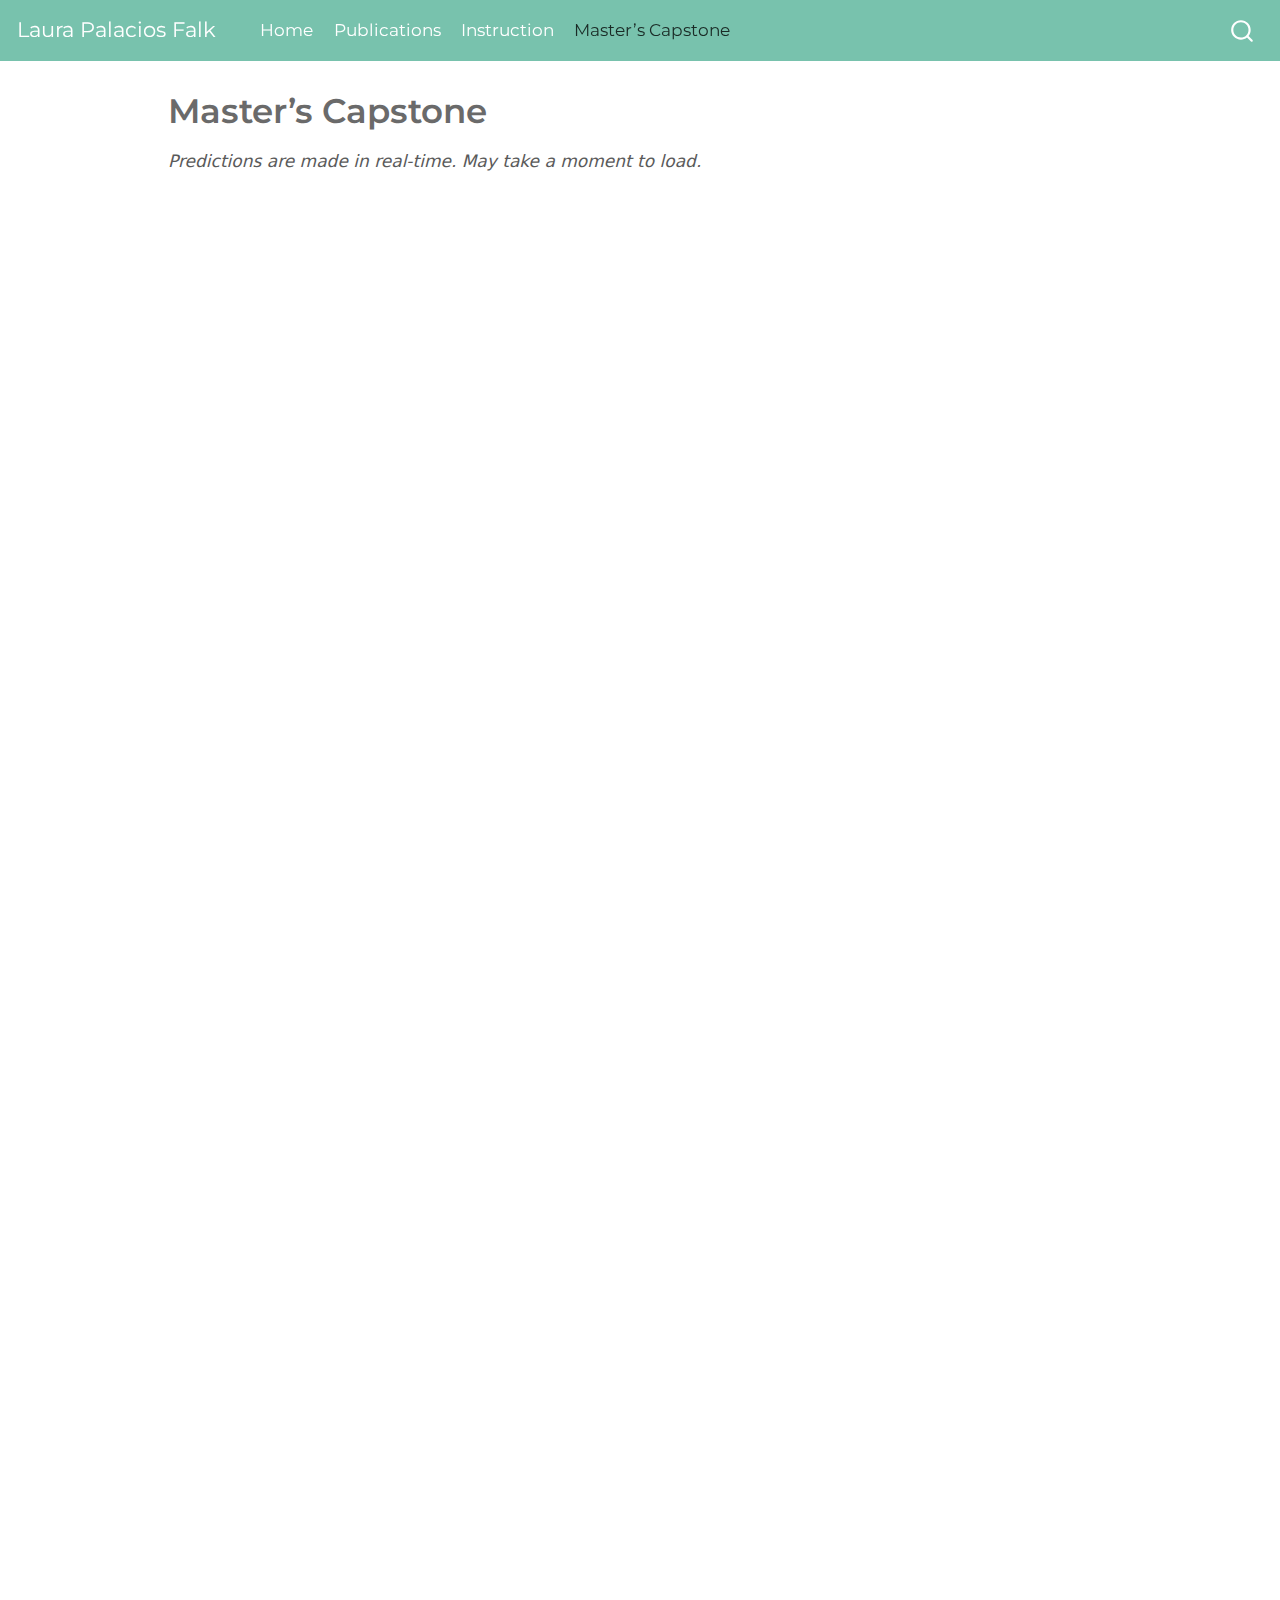
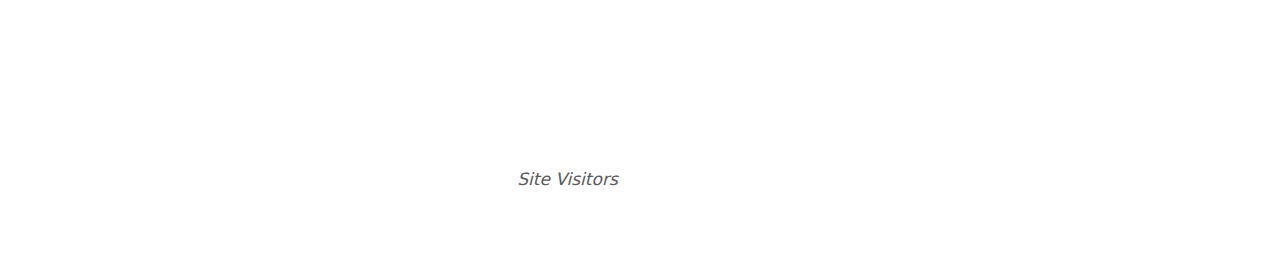
<file: docs/SantaCruzPredictions.html>
<!DOCTYPE html>
<html xmlns="http://www.w3.org/1999/xhtml" lang="en" xml:lang="en"><head>

<meta charset="utf-8">
<meta name="generator" content="quarto-1.1.189">

<meta name="viewport" content="width=device-width, initial-scale=1.0, user-scalable=yes">


<title>Laura Palacios Falk - Master’s Capstone</title>
<style>
code{white-space: pre-wrap;}
span.smallcaps{font-variant: small-caps;}
div.columns{display: flex; gap: min(4vw, 1.5em);}
div.column{flex: auto; overflow-x: auto;}
div.hanging-indent{margin-left: 1.5em; text-indent: -1.5em;}
ul.task-list{list-style: none;}
ul.task-list li input[type="checkbox"] {
  width: 0.8em;
  margin: 0 0.8em 0.2em -1.6em;
  vertical-align: middle;
}
</style>


<script src="site_libs/quarto-nav/quarto-nav.js"></script>
<script src="site_libs/quarto-nav/headroom.min.js"></script>
<script src="site_libs/clipboard/clipboard.min.js"></script>
<script src="site_libs/quarto-search/autocomplete.umd.js"></script>
<script src="site_libs/quarto-search/fuse.min.js"></script>
<script src="site_libs/quarto-search/quarto-search.js"></script>
<meta name="quarto:offset" content="./">
<script src="site_libs/quarto-html/quarto.js"></script>
<script src="site_libs/quarto-html/popper.min.js"></script>
<script src="site_libs/quarto-html/tippy.umd.min.js"></script>
<script src="site_libs/quarto-html/anchor.min.js"></script>
<link href="site_libs/quarto-html/tippy.css" rel="stylesheet">
<link href="site_libs/quarto-html/quarto-syntax-highlighting.css" rel="stylesheet" id="quarto-text-highlighting-styles">
<script src="site_libs/bootstrap/bootstrap.min.js"></script>
<link href="site_libs/bootstrap/bootstrap-icons.css" rel="stylesheet">
<link href="site_libs/bootstrap/bootstrap.min.css" rel="stylesheet" id="quarto-bootstrap" data-mode="light">
<script id="quarto-search-options" type="application/json">{
  "location": "navbar",
  "copy-button": false,
  "collapse-after": 3,
  "panel-placement": "end",
  "type": "overlay",
  "limit": 20,
  "language": {
    "search-no-results-text": "No results",
    "search-matching-documents-text": "matching documents",
    "search-copy-link-title": "Copy link to search",
    "search-hide-matches-text": "Hide additional matches",
    "search-more-match-text": "more match in this document",
    "search-more-matches-text": "more matches in this document",
    "search-clear-button-title": "Clear",
    "search-detached-cancel-button-title": "Cancel",
    "search-submit-button-title": "Submit"
  }
}</script>


<link rel="stylesheet" href="styles.css">
</head>

<body class="nav-fixed">

<div id="quarto-search-results"></div>
  <header id="quarto-header" class="headroom fixed-top">
    <nav class="navbar navbar-expand-lg navbar-dark ">
      <div class="navbar-container container-fluid">
      <div class="navbar-brand-container">
    <a class="navbar-brand" href="./index.html">
    <span class="navbar-title">Laura Palacios Falk</span>
    </a>
  </div>
          <button class="navbar-toggler" type="button" data-bs-toggle="collapse" data-bs-target="#navbarCollapse" aria-controls="navbarCollapse" aria-expanded="false" aria-label="Toggle navigation" onclick="if (window.quartoToggleHeadroom) { window.quartoToggleHeadroom(); }">
  <span class="navbar-toggler-icon"></span>
</button>
          <div class="collapse navbar-collapse" id="navbarCollapse">
            <ul class="navbar-nav navbar-nav-scroll me-auto">
  <li class="nav-item">
    <a class="nav-link" href="./index.html">Home</a>
  </li>  
  <li class="nav-item">
    <a class="nav-link" href="./publications.html">Publications</a>
  </li>  
  <li class="nav-item">
    <a class="nav-link" href="./Instruction.html">Instruction</a>
  </li>  
  <li class="nav-item">
    <a class="nav-link active" href="./SantaCruzPredictions.html" aria-current="page">Master’s Capstone</a>
  </li>  
</ul>
              <div id="quarto-search" class="" title="Search"></div>
          </div> <!-- /navcollapse -->
      </div> <!-- /container-fluid -->
    </nav>
</header>
<!-- content -->
<div id="quarto-content" class="quarto-container page-columns page-rows-contents page-layout-article page-navbar">
<!-- sidebar -->
<!-- margin-sidebar -->
    <div id="quarto-margin-sidebar" class="sidebar margin-sidebar">
        
    </div>
<!-- main -->
<main class="content" id="quarto-document-content">

<header id="title-block-header" class="quarto-title-block default">
<div class="quarto-title">
<h1 class="title">Master’s Capstone</h1>
</div>



<div class="quarto-title-meta">

    
    
  </div>
  

</header>

<p><em>Predictions are made in real-time. May take a moment to load.</em> <iframe height="1500" width="100%" frameborder="no" src="https://palacila.shinyapps.io/SantaCruz_Ecoli_ShinyApp/"> </iframe></p>
<br><br>
<center>
<em>Site Visitors</em>
</center>
<script type="text/javascript" id="clustrmaps" src="//clustrmaps.com/map_v2.js?d=KpPdXArGl833T24BVFCebk-R72Ej7z9CZaTaVqiHZxE&amp;cl=ffffff&amp;w=a"></script>



</main> <!-- /main -->
<script id="quarto-html-after-body" type="application/javascript">
window.document.addEventListener("DOMContentLoaded", function (event) {
  const toggleBodyColorMode = (bsSheetEl) => {
    const mode = bsSheetEl.getAttribute("data-mode");
    const bodyEl = window.document.querySelector("body");
    if (mode === "dark") {
      bodyEl.classList.add("quarto-dark");
      bodyEl.classList.remove("quarto-light");
    } else {
      bodyEl.classList.add("quarto-light");
      bodyEl.classList.remove("quarto-dark");
    }
  }
  const toggleBodyColorPrimary = () => {
    const bsSheetEl = window.document.querySelector("link#quarto-bootstrap");
    if (bsSheetEl) {
      toggleBodyColorMode(bsSheetEl);
    }
  }
  toggleBodyColorPrimary();  
  const icon = "";
  const anchorJS = new window.AnchorJS();
  anchorJS.options = {
    placement: 'right',
    icon: icon
  };
  anchorJS.add('.anchored');
  const clipboard = new window.ClipboardJS('.code-copy-button', {
    target: function(trigger) {
      return trigger.previousElementSibling;
    }
  });
  clipboard.on('success', function(e) {
    // button target
    const button = e.trigger;
    // don't keep focus
    button.blur();
    // flash "checked"
    button.classList.add('code-copy-button-checked');
    var currentTitle = button.getAttribute("title");
    button.setAttribute("title", "Copied!");
    setTimeout(function() {
      button.setAttribute("title", currentTitle);
      button.classList.remove('code-copy-button-checked');
    }, 1000);
    // clear code selection
    e.clearSelection();
  });
  function tippyHover(el, contentFn) {
    const config = {
      allowHTML: true,
      content: contentFn,
      maxWidth: 500,
      delay: 100,
      arrow: false,
      appendTo: function(el) {
          return el.parentElement;
      },
      interactive: true,
      interactiveBorder: 10,
      theme: 'quarto',
      placement: 'bottom-start'
    };
    window.tippy(el, config); 
  }
  const noterefs = window.document.querySelectorAll('a[role="doc-noteref"]');
  for (var i=0; i<noterefs.length; i++) {
    const ref = noterefs[i];
    tippyHover(ref, function() {
      // use id or data attribute instead here
      let href = ref.getAttribute('data-footnote-href') || ref.getAttribute('href');
      try { href = new URL(href).hash; } catch {}
      const id = href.replace(/^#\/?/, "");
      const note = window.document.getElementById(id);
      return note.innerHTML;
    });
  }
  var bibliorefs = window.document.querySelectorAll('a[role="doc-biblioref"]');
  for (var i=0; i<bibliorefs.length; i++) {
    const ref = bibliorefs[i];
    const cites = ref.parentNode.getAttribute('data-cites').split(' ');
    tippyHover(ref, function() {
      var popup = window.document.createElement('div');
      cites.forEach(function(cite) {
        var citeDiv = window.document.createElement('div');
        citeDiv.classList.add('hanging-indent');
        citeDiv.classList.add('csl-entry');
        var biblioDiv = window.document.getElementById('ref-' + cite);
        if (biblioDiv) {
          citeDiv.innerHTML = biblioDiv.innerHTML;
        }
        popup.appendChild(citeDiv);
      });
      return popup.innerHTML;
    });
  }
});
</script>
</div> <!-- /content -->



</body></html>
</file>
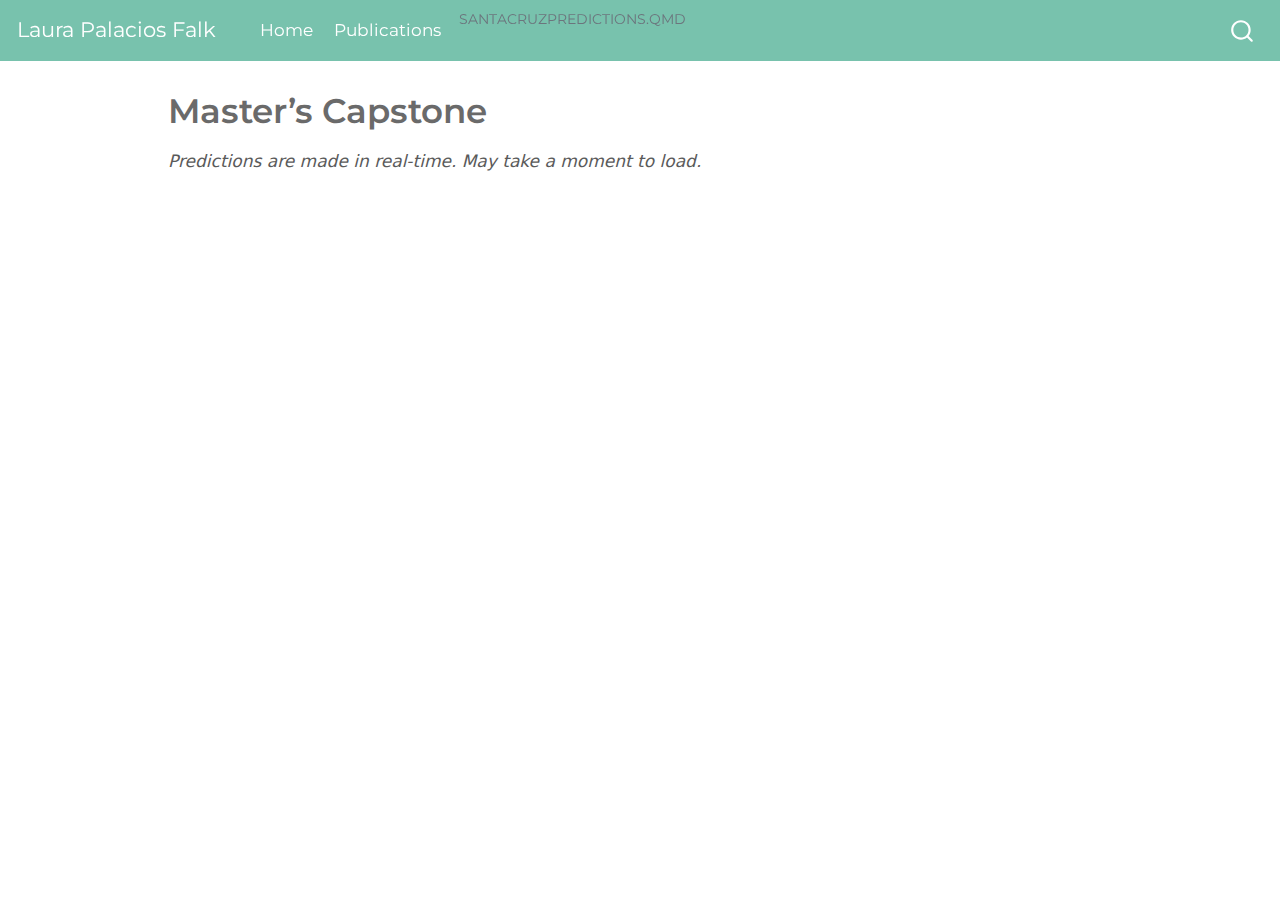
<file: docs/work_example.html>
<!DOCTYPE html>
<html xmlns="http://www.w3.org/1999/xhtml" lang="en" xml:lang="en"><head>

<meta charset="utf-8">
<meta name="generator" content="quarto-1.1.189">

<meta name="viewport" content="width=device-width, initial-scale=1.0, user-scalable=yes">


<title>Laura Palacios Falk - Master’s Capstone</title>
<style>
code{white-space: pre-wrap;}
span.smallcaps{font-variant: small-caps;}
div.columns{display: flex; gap: min(4vw, 1.5em);}
div.column{flex: auto; overflow-x: auto;}
div.hanging-indent{margin-left: 1.5em; text-indent: -1.5em;}
ul.task-list{list-style: none;}
ul.task-list li input[type="checkbox"] {
  width: 0.8em;
  margin: 0 0.8em 0.2em -1.6em;
  vertical-align: middle;
}
</style>


<script src="site_libs/quarto-nav/quarto-nav.js"></script>
<script src="site_libs/quarto-nav/headroom.min.js"></script>
<script src="site_libs/clipboard/clipboard.min.js"></script>
<script src="site_libs/quarto-search/autocomplete.umd.js"></script>
<script src="site_libs/quarto-search/fuse.min.js"></script>
<script src="site_libs/quarto-search/quarto-search.js"></script>
<meta name="quarto:offset" content="./">
<script src="site_libs/quarto-html/quarto.js"></script>
<script src="site_libs/quarto-html/popper.min.js"></script>
<script src="site_libs/quarto-html/tippy.umd.min.js"></script>
<script src="site_libs/quarto-html/anchor.min.js"></script>
<link href="site_libs/quarto-html/tippy.css" rel="stylesheet">
<link href="site_libs/quarto-html/quarto-syntax-highlighting.css" rel="stylesheet" id="quarto-text-highlighting-styles">
<script src="site_libs/bootstrap/bootstrap.min.js"></script>
<link href="site_libs/bootstrap/bootstrap-icons.css" rel="stylesheet">
<link href="site_libs/bootstrap/bootstrap.min.css" rel="stylesheet" id="quarto-bootstrap" data-mode="light">
<script id="quarto-search-options" type="application/json">{
  "location": "navbar",
  "copy-button": false,
  "collapse-after": 3,
  "panel-placement": "end",
  "type": "overlay",
  "limit": 20,
  "language": {
    "search-no-results-text": "No results",
    "search-matching-documents-text": "matching documents",
    "search-copy-link-title": "Copy link to search",
    "search-hide-matches-text": "Hide additional matches",
    "search-more-match-text": "more match in this document",
    "search-more-matches-text": "more matches in this document",
    "search-clear-button-title": "Clear",
    "search-detached-cancel-button-title": "Cancel",
    "search-submit-button-title": "Submit"
  }
}</script>


<link rel="stylesheet" href="styles.css">
</head>

<body class="nav-fixed">

<div id="quarto-search-results"></div>
  <header id="quarto-header" class="headroom fixed-top">
    <nav class="navbar navbar-expand-lg navbar-dark ">
      <div class="navbar-container container-fluid">
      <div class="navbar-brand-container">
    <a class="navbar-brand" href="./index.html">
    <span class="navbar-title">Laura Palacios Falk</span>
    </a>
  </div>
          <button class="navbar-toggler" type="button" data-bs-toggle="collapse" data-bs-target="#navbarCollapse" aria-controls="navbarCollapse" aria-expanded="false" aria-label="Toggle navigation" onclick="if (window.quartoToggleHeadroom) { window.quartoToggleHeadroom(); }">
  <span class="navbar-toggler-icon"></span>
</button>
          <div class="collapse navbar-collapse" id="navbarCollapse">
            <ul class="navbar-nav navbar-nav-scroll me-auto">
  <li class="nav-item">
    <a class="nav-link" href="./index.html">Home</a>
  </li>  
  <li class="nav-item">
    <a class="nav-link" href="./publications.html">Publications</a>
  </li>  
  <li class="dropdown-header">
 SantaCruzPredictions.qmd</li>
</ul>
              <div id="quarto-search" class="" title="Search"></div>
          </div> <!-- /navcollapse -->
      </div> <!-- /container-fluid -->
    </nav>
</header>
<!-- content -->
<div id="quarto-content" class="quarto-container page-columns page-rows-contents page-layout-article page-navbar">
<!-- sidebar -->
<!-- margin-sidebar -->
    <div id="quarto-margin-sidebar" class="sidebar margin-sidebar">
        
    </div>
<!-- main -->
<main class="content" id="quarto-document-content">

<header id="title-block-header" class="quarto-title-block default">
<div class="quarto-title">
<h1 class="title">Master’s Capstone</h1>
</div>



<div class="quarto-title-meta">

    
    
  </div>
  

</header>

<p><em>Predictions are made in real-time. May take a moment to load.</em> <iframe height="600" width="100%" frameborder="no" src="https://palacila.shinyapps.io/SantaCruz_Ecoli_ShinyApp/"> </iframe></p>



</main> <!-- /main -->
<script id="quarto-html-after-body" type="application/javascript">
window.document.addEventListener("DOMContentLoaded", function (event) {
  const toggleBodyColorMode = (bsSheetEl) => {
    const mode = bsSheetEl.getAttribute("data-mode");
    const bodyEl = window.document.querySelector("body");
    if (mode === "dark") {
      bodyEl.classList.add("quarto-dark");
      bodyEl.classList.remove("quarto-light");
    } else {
      bodyEl.classList.add("quarto-light");
      bodyEl.classList.remove("quarto-dark");
    }
  }
  const toggleBodyColorPrimary = () => {
    const bsSheetEl = window.document.querySelector("link#quarto-bootstrap");
    if (bsSheetEl) {
      toggleBodyColorMode(bsSheetEl);
    }
  }
  toggleBodyColorPrimary();  
  const icon = "";
  const anchorJS = new window.AnchorJS();
  anchorJS.options = {
    placement: 'right',
    icon: icon
  };
  anchorJS.add('.anchored');
  const clipboard = new window.ClipboardJS('.code-copy-button', {
    target: function(trigger) {
      return trigger.previousElementSibling;
    }
  });
  clipboard.on('success', function(e) {
    // button target
    const button = e.trigger;
    // don't keep focus
    button.blur();
    // flash "checked"
    button.classList.add('code-copy-button-checked');
    var currentTitle = button.getAttribute("title");
    button.setAttribute("title", "Copied!");
    setTimeout(function() {
      button.setAttribute("title", currentTitle);
      button.classList.remove('code-copy-button-checked');
    }, 1000);
    // clear code selection
    e.clearSelection();
  });
  function tippyHover(el, contentFn) {
    const config = {
      allowHTML: true,
      content: contentFn,
      maxWidth: 500,
      delay: 100,
      arrow: false,
      appendTo: function(el) {
          return el.parentElement;
      },
      interactive: true,
      interactiveBorder: 10,
      theme: 'quarto',
      placement: 'bottom-start'
    };
    window.tippy(el, config); 
  }
  const noterefs = window.document.querySelectorAll('a[role="doc-noteref"]');
  for (var i=0; i<noterefs.length; i++) {
    const ref = noterefs[i];
    tippyHover(ref, function() {
      // use id or data attribute instead here
      let href = ref.getAttribute('data-footnote-href') || ref.getAttribute('href');
      try { href = new URL(href).hash; } catch {}
      const id = href.replace(/^#\/?/, "");
      const note = window.document.getElementById(id);
      return note.innerHTML;
    });
  }
  var bibliorefs = window.document.querySelectorAll('a[role="doc-biblioref"]');
  for (var i=0; i<bibliorefs.length; i++) {
    const ref = bibliorefs[i];
    const cites = ref.parentNode.getAttribute('data-cites').split(' ');
    tippyHover(ref, function() {
      var popup = window.document.createElement('div');
      cites.forEach(function(cite) {
        var citeDiv = window.document.createElement('div');
        citeDiv.classList.add('hanging-indent');
        citeDiv.classList.add('csl-entry');
        var biblioDiv = window.document.getElementById('ref-' + cite);
        if (biblioDiv) {
          citeDiv.innerHTML = biblioDiv.innerHTML;
        }
        popup.appendChild(citeDiv);
      });
      return popup.innerHTML;
    });
  }
});
</script>
</div> <!-- /content -->



</body></html>
</file>
<file: docs/site_libs/quarto-html/tippy.css>
.tippy-box[data-animation=fade][data-state=hidden]{opacity:0}[data-tippy-root]{max-width:calc(100vw - 10px)}.tippy-box{position:relative;background-color:#333;color:#fff;border-radius:4px;font-size:14px;line-height:1.4;white-space:normal;outline:0;transition-property:transform,visibility,opacity}.tippy-box[data-placement^=top]>.tippy-arrow{bottom:0}.tippy-box[data-placement^=top]>.tippy-arrow:before{bottom:-7px;left:0;border-width:8px 8px 0;border-top-color:initial;transform-origin:center top}.tippy-box[data-placement^=bottom]>.tippy-arrow{top:0}.tippy-box[data-placement^=bottom]>.tippy-arrow:before{top:-7px;left:0;border-width:0 8px 8px;border-bottom-color:initial;transform-origin:center bottom}.tippy-box[data-placement^=left]>.tippy-arrow{right:0}.tippy-box[data-placement^=left]>.tippy-arrow:before{border-width:8px 0 8px 8px;border-left-color:initial;right:-7px;transform-origin:center left}.tippy-box[data-placement^=right]>.tippy-arrow{left:0}.tippy-box[data-placement^=right]>.tippy-arrow:before{left:-7px;border-width:8px 8px 8px 0;border-right-color:initial;transform-origin:center right}.tippy-box[data-inertia][data-state=visible]{transition-timing-function:cubic-bezier(.54,1.5,.38,1.11)}.tippy-arrow{width:16px;height:16px;color:#333}.tippy-arrow:before{content:"";position:absolute;border-color:transparent;border-style:solid}.tippy-content{position:relative;padding:5px 9px;z-index:1}
</file>
<file: docs/site_libs/quarto-html/quarto-syntax-highlighting.css>
/* quarto syntax highlight colors */
:root {
  --quarto-hl-ot-color: #003B4F;
  --quarto-hl-at-color: #657422;
  --quarto-hl-ss-color: #20794D;
  --quarto-hl-an-color: #5E5E5E;
  --quarto-hl-fu-color: #4758AB;
  --quarto-hl-st-color: #20794D;
  --quarto-hl-cf-color: #003B4F;
  --quarto-hl-op-color: #5E5E5E;
  --quarto-hl-er-color: #AD0000;
  --quarto-hl-bn-color: #AD0000;
  --quarto-hl-al-color: #AD0000;
  --quarto-hl-va-color: #111111;
  --quarto-hl-bu-color: inherit;
  --quarto-hl-ex-color: inherit;
  --quarto-hl-pp-color: #AD0000;
  --quarto-hl-in-color: #5E5E5E;
  --quarto-hl-vs-color: #20794D;
  --quarto-hl-wa-color: #5E5E5E;
  --quarto-hl-do-color: #5E5E5E;
  --quarto-hl-im-color: #00769E;
  --quarto-hl-ch-color: #20794D;
  --quarto-hl-dt-color: #AD0000;
  --quarto-hl-fl-color: #AD0000;
  --quarto-hl-co-color: #5E5E5E;
  --quarto-hl-cv-color: #5E5E5E;
  --quarto-hl-cn-color: #8f5902;
  --quarto-hl-sc-color: #5E5E5E;
  --quarto-hl-dv-color: #AD0000;
  --quarto-hl-kw-color: #003B4F;
}

/* other quarto variables */
:root {
  --quarto-font-monospace: SFMono-Regular, Menlo, Monaco, Consolas, "Liberation Mono", "Courier New", monospace;
}

pre > code.sourceCode > span {
  color: #003B4F;
}

code span {
  color: #003B4F;
}

code.sourceCode > span {
  color: #003B4F;
}

div.sourceCode,
div.sourceCode pre.sourceCode {
  color: #003B4F;
}

code span.ot {
  color: #003B4F;
  font-style: inherit;
}

code span.at {
  color: #657422;
  font-style: inherit;
}

code span.ss {
  color: #20794D;
  font-style: inherit;
}

code span.an {
  color: #5E5E5E;
  font-style: inherit;
}

code span.fu {
  color: #4758AB;
  font-style: inherit;
}

code span.st {
  color: #20794D;
  font-style: inherit;
}

code span.cf {
  color: #003B4F;
  font-style: inherit;
}

code span.op {
  color: #5E5E5E;
  font-style: inherit;
}

code span.er {
  color: #AD0000;
  font-style: inherit;
}

code span.bn {
  color: #AD0000;
  font-style: inherit;
}

code span.al {
  color: #AD0000;
  font-style: inherit;
}

code span.va {
  color: #111111;
  font-style: inherit;
}

code span.bu {
  font-style: inherit;
}

code span.ex {
  font-style: inherit;
}

code span.pp {
  color: #AD0000;
  font-style: inherit;
}

code span.in {
  color: #5E5E5E;
  font-style: inherit;
}

code span.vs {
  color: #20794D;
  font-style: inherit;
}

code span.wa {
  color: #5E5E5E;
  font-style: italic;
}

code span.do {
  color: #5E5E5E;
  font-style: italic;
}

code span.im {
  color: #00769E;
  font-style: inherit;
}

code span.ch {
  color: #20794D;
  font-style: inherit;
}

code span.dt {
  color: #AD0000;
  font-style: inherit;
}

code span.fl {
  color: #AD0000;
  font-style: inherit;
}

code span.co {
  color: #5E5E5E;
  font-style: inherit;
}

code span.cv {
  color: #5E5E5E;
  font-style: italic;
}

code span.cn {
  color: #8f5902;
  font-style: inherit;
}

code span.sc {
  color: #5E5E5E;
  font-style: inherit;
}

code span.dv {
  color: #AD0000;
  font-style: inherit;
}

code span.kw {
  color: #003B4F;
  font-style: inherit;
}

.prevent-inlining {
  content: "</";
}

/*# sourceMappingURL=debc5d5d77c3f9108843748ff7464032.css.map */
</file>
<file: docs/styles.css>
/* css styles */
</file>
